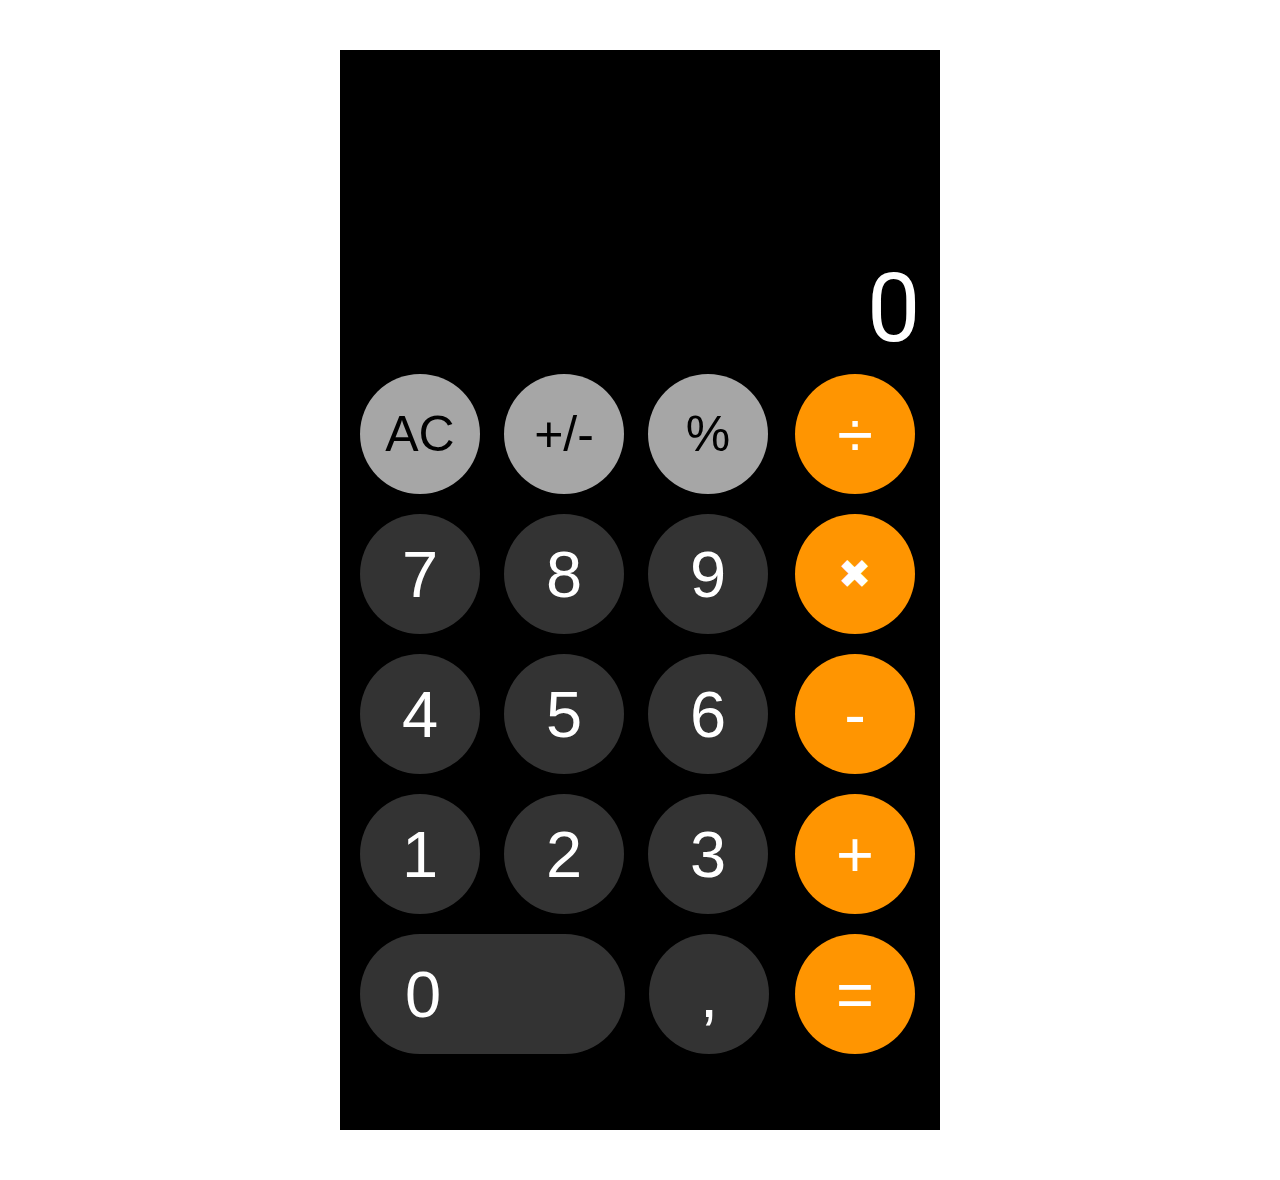
<file: calc/index.html>
<!DOCTYPE html>
<html lang="en">
<head>
	<meta charset="UTF-8">
	<meta name="viewport" content="width=device-width, initial-scale=1.0">
	<meta http-equiv="X-UA-Compatible" content="ie=edge">
	<title>Document</title>
	<link rel="stylesheet" href="css/style.css">
	<link href="https://fonts.googleapis.com/css?family=Roboto" rel="stylesheet">
</head>
<body>
	<div class="calc">
		<div class="display">0</div>
		<div class="buttons">
			<div class="buttons-left">
				<button data-value="reset">AC</button>
				<button data-value="-1">+/-</button>
				<button data-value="percent">%</button>
				<button data-value="7">7</button>
				<button data-value="8">8</button>
				<button data-value="9">9</button>
				<button data-value="4">4</button>
				<button data-value="5">5</button>
				<button data-value="6">6</button>
				<button data-value="1">1</button>
				<button data-value="2">2</button>
				<button data-value="3">3</button>
				<button data-value="0">0</button>
				<button data-value=".">,</button>
			</div>
			<div class="buttons-right">
				<button data-value="/">&divide</button>
				<button data-value="*">&#10006</button>
				<button data-value="-">-</button>
				<button data-value="+">+</button>
				<button data-value="submit">=</button>
			</div>
		</div>
	</div>


	<script src="js/script.js"></script>
</body>
</html>
</file>
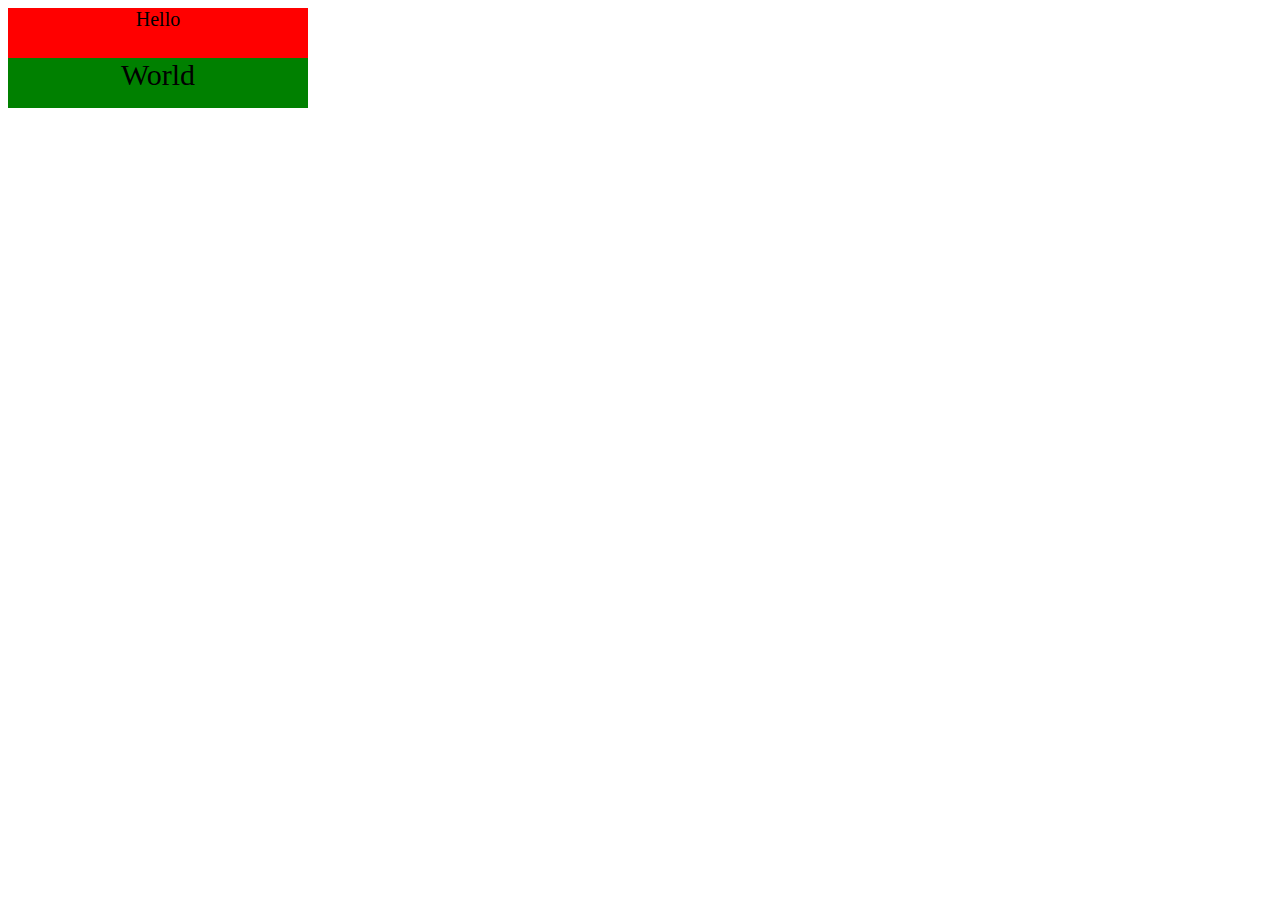
<file: lesson10/index.html>
<!DOCTYPE html>
<html lang="en">
<head>
	<meta charset="UTF-8">
	<meta name="viewport" content="width=device-width, initial-scale=1.0">
	<meta http-equiv="X-UA-Compatible" content="ie=edge">
	<title>Document</title>
	<link rel="stylesheet" href="css/style.css">
</head>
<body>
	

	<script src="js/script.js"></script>
</body>
</html>
</file>
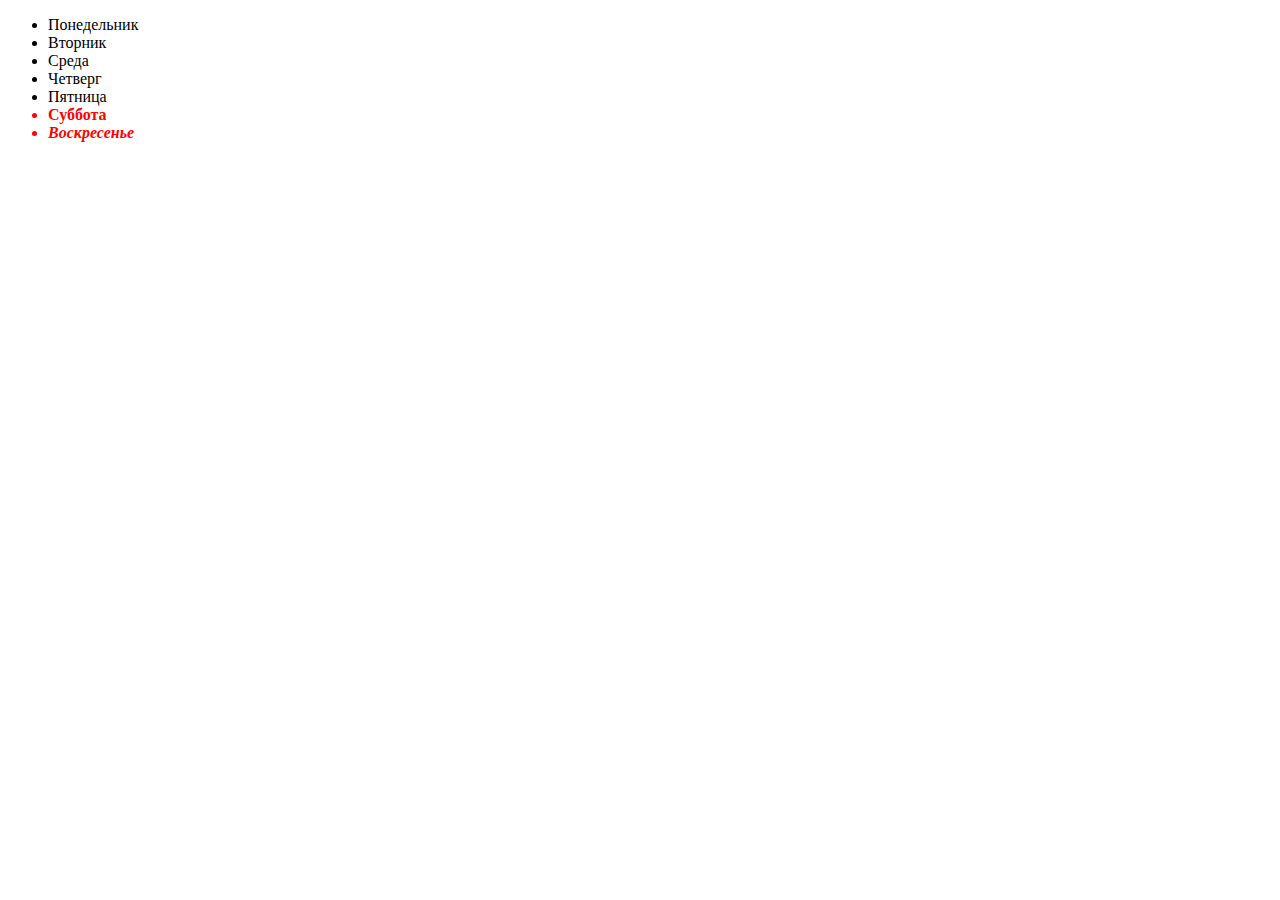
<file: lesson2/1/index.html>
<!DOCTYPE html>
<html lang="en">
<head>
	<meta charset="UTF-8">
	<meta name="viewport" content="width=device-width, initial-scale=1.0">
	<meta http-equiv="X-UA-Compatible" content="ie=edge">
	<title>Document</title>
</head>
<link rel="stylesheet" href="css/style.css">
<body>
	<ul class="days">

	</ul>
	<script src="js/script.js"></script>
</body>
</html>
</file>
<file: calc/css/style.css>
* {
  box-sizing: border-box;
}

body {
  color: #fff;
  font-family: 'Roboto', sans-serif;
}

.calc {
  margin: 50px auto;
  width: 600px;
  height: 1080px;
  background-color: #000;
  display: flex;
  flex-direction: column;
}

.calc .display {
  height: 30%;
  background-color: #000000;
  border: none;
  color: #ffffff;
  font-size: 95px;
  display: flex;
  justify-content: flex-end;
  align-items: flex-end;
  padding-bottom: 10px;
  padding-left: 20px;
  padding-right: 20px;
}

.calc .buttons {
  display: flex;
}

.calc .buttons button {
  width: 120px;
  height: 120px;
  color: #ffffff;
  border: none;
  outline-style: none;
  border-radius: 90px;
  margin-bottom: 20px;
  font-size: 65px;
}

.calc .buttons button:hover {
  cursor: pointer;
}

.calc .buttons-left {
  width: 75%;
  flex-direction: row-reverse;
  padding-left: 20px;
}

.calc .buttons-left button {
  margin-right: 20px;
  background-color: #333333;
}

.calc .buttons-left button:hover {
  background-color: #4d4d4d;
}

.calc .buttons-left button:active {
  background-color: #1a1a1a;
}

.calc .buttons-left button:nth-child(13) {
  width: 265px;
  text-align: left;
  padding-left: 45px;
}

.calc .buttons-left button:nth-child(-n+3) {
  background-color: #a6a6a6;
  color: #000000;
  font-size: 50px;
}

.calc .buttons-left button:nth-child(-n+3):hover {
  background-color: silver;
}

.calc .buttons-left button:nth-child(-n+3):active {
  background-color: #8d8d8d;
}

.calc .buttons-right {
  display: flex;
  flex-direction: column;
  padding-left: 5px;
}

.calc .buttons-right button {
  background-color: #ff9501;
}

.calc .buttons-right button:nth-child(2) {
  font-size: 40px;
}

.calc .buttons-right button:hover {
  background-color: #ffaa34;
}

.calc .buttons-right button:active {
  background-color: #cd7700;
}
/*# sourceMappingURL=style.css.map */
</file>
<file: lesson10/css/style.css>
/* No CSS *//*# sourceMappingURL=style.css.map */
</file>
<file: lesson2/1/css/style.css>
.weekend {
  color: red;
  font-weight: bold;
}

.current {
  font-style: italic;
}
/*# sourceMappingURL=style.css.map */
</file>
